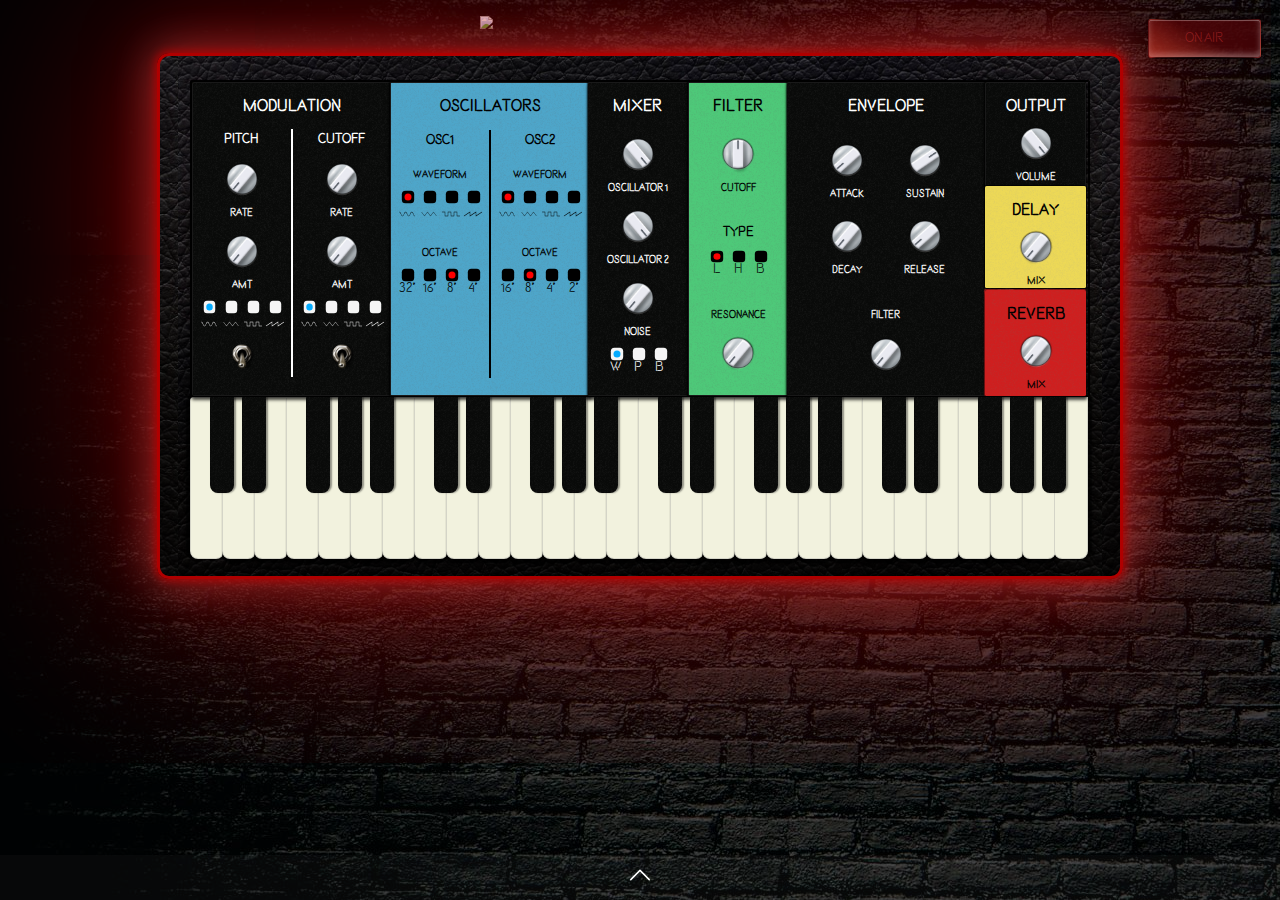
<file: index.html>
<!DOCTYPE html>
<html lang="en" dir="ltr">

<head>
  <meta charset="utf-8">
  <title>Spicer</title>
  <link rel="stylesheet" href="css/clearAll.css">
  <link rel="stylesheet" href="css/keyboard.css">
  <link rel="stylesheet" href="css/style.css">
  <link rel="stylesheet" href="css/synthStyle.css">
  <link rel="stylesheet" href="css/images.css">
  <link rel="stylesheet" href="css/spicerSection.css">

  <script src="js/Model/WalkingBass.js" defer></script>
  <script src="js/Model/BassSpicer.js" defer></script>
  <script src="js/Model/Key.js" defer></script>
  <script src="js/Model/ChordType.js" defer></script>
  <script src="js/Model/Note.js" defer></script>
  <script src="js/Model/RecTrack.js" defer></script>
  <script src="js/Model/ChordProgression.js" defer></script>
  <script src="js/Model/Recorder.js" defer></script>
  <script src="js/Model/PianoSpicer.js" defer></script>
  <script src="js/Model/Instruments.js" defer></script>
  <script src="js/Model/Metronome.js" defer></script>
  <script src="js/Model/Drums.js" defer></script>
  <script src="js/Model/Player.js" defer></script>
  <script src="js/Model/Spiciness.js" defer></script>
  <script src="js/Model/global.js" defer></script>
  <script src="js/Model/Chord.js" defer></script>
  <script src="js/Model/SynthComponents/Oscillator.js" defer></script>
  <script src="js/Model/SynthComponents/Mixer.js" defer></script>
  <script src="js/Model/Synth.js" defer></script>

  <script src="js/View/KnobStyle.js" defer></script>
  <script src="js/View/buildKeyboard.js" defer></script>
  <script src="js/View/spicerSection.js" defer></script>


  <script src="js/Controller/midiManagement.js" defer></script>
  <script src="js/Controller/keyboardManagement.js" defer></script>
  <script src="js/Controller/synthController.js" defer></script>
  <script src="js/Controller/globalController.js" defer></script>

  <script src="https://tonejs.github.io/build/Tone.js"></script>
  <script src='https://surikov.github.io/webaudiofont/npm/dist/WebAudioFontPlayer.js'></script>
  <script src='https://surikov.github.io/webaudiofontdata/sound/0000_JCLive_sf2_file.js'></script>

  <link href='https://fonts.googleapis.com/css?family=PT+Sans:400,700' rel='stylesheet' type='text/css'>
  <link href='https://fonts.googleapis.com/css?family=Lekton:400italic' rel='stylesheet' type='text/css'>
  <link href="https://fonts.googleapis.com/css?family=Titillium+Web:400,600,400italic,700" rel="stylesheet"
    type="text/css">
  <link href="https://fonts.googleapis.com/css?family=Amatic+SC&display=swap" rel="stylesheet">
  <link href="https://fonts.googleapis.com/css?family=Nothing+You+Could+Do&display=swap" rel="stylesheet">
  <link rel="icon" href="css/images/page_icon.ico">

  <style>
    .p1 circle {
      filter: url(#dropshadow);
    }

    .p3 path {
      filter: url(#inner-shadow)
    }

    .p6 text {
      font-size: 12px !important;
      fill: #57C7B6;
      font-weight: 300;
    }
  </style>

  </script>
</head>

<body>
  <div class="title">
    <img id="logo" alt="LOGO">
    <div class="onAirBtn glass2">ON AIR</div>
  </div>

  <div class="leather-box">
    <div class="synth-container">
      <div id="synth">
        <!--__________________________MODULATION____________________________________________-->
        <div class="main-container large black" id="modulation">
          <p class="section-name">MODULATION
          <p>

          <div class="double-section" id="pitch-mod">
            <p class="label">PITCH</p>

            <div class="singleKnob">
              <input type="range" class="input-knob lfoPitchParam" name="0" value="0.1" min="0.1" max="20" step="0.001"
                data-diameter="60" data-src="css/images/knob70.png" data-sprites="100" />
              <p class="knob-label">RATE</p>
            </div>

            <div class="singleKnob">
              <input type="range" class="input-knob lfoPitchParam" name="0" value="0" min="0" max="350" step="0.01"
                data-diameter="60" data-src="css/images/knob70.png" data-sprites="100" />
              <p class="knob-label">AMT</p>
            </div>

            <form class="radio-container">
              <div class="vertical-radio">
                <input type="radio" class="input-switch lfoWaveform" value="sine" name="0" data-diameter="17"
                  data-bgcolor="#f5f5f5" data-fgcolor="#03abff" checked />
                <img class="invert-color" src="css/images/sine.svg" alt="sine">
              </div>
              <div class="vertical-radio">
                <input type="radio" class="input-switch lfoWaveform" value="triangle" name="0" data-diameter="17"
                  data-bgcolor="#f5f5f5" data-fgcolor="#03abff" />
                <img class="invert-color" src="css/images/triangle.svg" alt="triangle">
              </div>
              <div class="vertical-radio">
                <input type="radio" class="input-switch lfoWaveform" value="square" name="0" data-diameter="17"
                  data-bgcolor="#f5f5f5" data-fgcolor="#03abff" />
                <img class="invert-color" src="css/images/square.svg" alt="square">
              </div>
              <div class="vertical-radio">
                <input type="radio" class="input-switch lfoWaveform" value="sawtooth" name="0" data-diameter="17"
                  data-bgcolor="#f5f5f5" data-fgcolor="#03abff" />
                <img class="invert-color" src="css/images/sawtooth.svg" alt="sawtooth">
              </div>
            </form>

            <input type="checkbox" class="input-switch toggle" name="0" data-src="css/images/switch_offon.png"
              data-diameter="50" />

          </div>

          <div class="separator" style="background-color: white;"></div>

          <div class="double-section">
            <p class="label">CUTOFF</p>


            <div class="singleKnob">
              <input type="range" class="input-knob lfoCutoffParam" name="1" value="0.1" min="0.1" max="25" step="0.001"
                data-diameter="60" data-src="css/images/knob70.png" data-sprites="100" />
              <p class="knob-label">RATE</p>
            </div>


            <div class="singleKnob">
              <input type="range" class="input-knob lfoCutoffParam" name="1" value="0" min="0" max="2500" step="0.01"
                data-diameter="60" data-src="css/images/knob70.png" data-sprites="100" />
              <p class="knob-label">AMT</p>
            </div>


            <form class="radio-container">
              <div class="vertical-radio">
                <input type="radio" class="input-switch lfoWaveform" value="sine" name="1" data-diameter="17"
                  data-bgcolor="#f5f5f5" data-fgcolor="#03abff" checked />
                <img class="invert-color" src="css/images/sine.svg" alt="sine">
              </div>
              <div class="vertical-radio">
                <input type="radio" class="input-switch lfoWaveform" value="triangle" name="1" data-diameter="17"
                  data-bgcolor="#f5f5f5" data-fgcolor="#03abff" />
                <img class="invert-color" src="css/images/triangle.svg" alt="triangle">
              </div>
              <div class="vertical-radio">
                <input type="radio" class="input-switch lfoWaveform" value="square" name="1" data-diameter="17"
                  data-bgcolor="#f5f5f5" data-fgcolor="#03abff" />
                <img class="invert-color" src="css/images/square.svg" alt="square">
              </div>
              <div class="vertical-radio">
                <input type="radio" class="input-switch lfoWaveform" value="sawtooth" name="1" data-diameter="17"
                  data-bgcolor="#f5f5f5" data-fgcolor="#03abff" />
                <img class="invert-color" src="css/images/sawtooth.svg" alt="sawtooth">
              </div>
            </form>

            <input type="checkbox" class="input-switch toggle" name="1" data-src="css/images/switch_offon.png"
              data-diameter="50" />

          </div>
        </div>

        <!--_________________________________________OSCILLATORS_______________________________________________-->
        <div class="main-container large lightblue" id="oscillators">
          <p class="section-name">OSCILLATORS</p>

          <div class="oscillators">

            <div class="double-section" id="osc1">
              <p class="label">OSC1</p>

              <form class="radio-container radioWaveOsc">
                <p class="knob-label">WAVEFORM</p>
                <div class="vertical-radio">
                  <input type="radio" class="input-switch oscWaveform" value="sine" name="0" data-diameter="17"
                    checked />
                  <img src="css/images/sine.svg" alt="sine">
                </div>
                <div class="vertical-radio">
                  <input type="radio" class="input-switch oscWaveform" value="triangle" name="0" data-diameter="17" />
                  <img src="css/images/triangle.svg" alt="triangle">
                </div>
                <div class="vertical-radio">
                  <input type="radio" class="input-switch oscWaveform" value="square" name="0" data-diameter="17" />
                  <img src="css/images/square.svg" alt="square">
                </div>
                <div class="vertical-radio">
                  <input type="radio" class="input-switch oscWaveform" value="sawtooth" name="0" data-diameter="17" />
                  <img src="css/images/sawtooth.svg" alt="sawtooth">
                </div>
              </form>

              <form class="radio-container radioOctOsc">
                <p class="knob-label">OCTAVE</p>
                <div class="vertical-radio">
                  <input type="radio" class="input-switch oscOctave" value="0.25" name="0" data-diameter="17" />
                  <br><label for="1/3">32'</label>
                </div>
                <div class="vertical-radio">
                  <input type="radio" class="input-switch oscOctave" value="0.5" name="0" data-diameter="17" />
                  <br><label for="1/2">16'</label>
                </div>
                <div class="vertical-radio">
                  <input type="radio" class="input-switch oscOctave" value="1" name="0" data-diameter="17" checked />
                  <br><label for="1">8'</label>
                </div>
                <div class="vertical-radio">
                  <input type="radio" class="input-switch oscOctave" value="2" name="0" data-diameter="17" />
                  <br><label for="2">4'</label>
                </div>
              </form>

            </div>

            <div class="separator"></div>

            <div class="double-section" id="osc2">
              <p class="label">OSC2</p>

              <form class="radio-container radioWaveOsc">
                <p class="knob-label">WAVEFORM</p>
                <div class="vertical-radio">
                  <input type="radio" class="input-switch oscWaveform" value="sine" name="1" data-diameter="17"
                    checked />
                  <img src="css/images/sine.svg" alt="sine">
                </div>
                <div class="vertical-radio">
                  <input type="radio" class="input-switch oscWaveform" value="triangle" name="1" data-diameter="17" />
                  <img src="css/images/triangle.svg" alt="triangle">
                </div>
                <div class="vertical-radio">
                  <input type="radio" class="input-switch oscWaveform" value="square" name="1" data-diameter="17" />
                  <img src="css/images/square.svg" alt="square">
                </div>
                <div class="vertical-radio">
                  <input type="radio" class="input-switch oscWaveform" value="sawtooth" name="1" data-diameter="17" />
                  <img src="css/images/sawtooth.svg" alt="sawtooth">
                </div>
              </form>


              <form class="radio-container radioOctOsc">
                <p class="knob-label">OCTAVE</p>
                <div class="vertical-radio">
                  <input type="radio" class="input-switch oscOctave" value="0.5" name="1" data-diameter="17" />
                  <br><label for="1/2">16'</label>
                </div>
                <div class="vertical-radio">
                  <input type="radio" class="input-switch oscOctave" value="1" name="1" data-diameter="17" checked />
                  <br><label for="1">8'</label>
                </div>
                <div class="vertical-radio">
                  <input type="radio" class="input-switch oscOctave" value="2" name="1" data-diameter="17" />
                  <br><label for="2">4'</label>
                </div>
                <div class="vertical-radio">
                  <input type="radio" class="input-switch oscOctave" value="4" name="1" data-diameter="17" />
                  <br><label for="3">2'</label>
                </div>
              </form>

            </div>
          </div>
        </div>

        <!--_________________________________________MIXER_______________________________________________-->
        <div class="main-container medium black" id="mixer">

          <p class="section-name">MIXER</p>

          <div class="singleKnob">
            <input type="range" class="input-knob volumes" id="osc1volume" name="volume" value="1" min="0" max="1"
              step="0.01" data-diameter="60" data-src="css/images/knob70.png" data-sprites="100" />
            <p class="knob-label">OSCILLATOR 1</p>
          </div>

          <div class="singleKnob">
            <input type="range" class="input-knob volumes" id="osc2volume" name="volume" value="1" min="0" max="1"
              step="0.01" data-diameter="60" data-src="css/images/knob70.png" data-sprites="100" />
            <p class="knob-label">OSCILLATOR 2</p>
          </div>

          <div class="singleKnob">
            <input type="range" class="input-knob volumes" id="noiseVolume" name="volume" value="0" min="0" max="1"
              step="0.01" data-diameter="60" data-src="css/images/knob70.png" data-sprites="100" />
            <p class="knob-label">NOISE</p>
          </div>




          <form class="radio-container" id="noise-type">
            <div class="vertical-radio">
              <input type="radio" class="input-switch" value="white" name="noiseType" data-diameter="17"
                data-bgcolor="#f5f5f5" data-fgcolor="#03abff" checked />
              <br><label for="white">W</label>
            </div>
            <div class="vertical-radio">
              <input type="radio" class="input-switch" value="pink" name="noiseType" data-diameter="17"
                data-bgcolor="#f5f5f5" data-fgcolor="#03abff" />
              <br><label for="pink">P</label>
            </div>
            <div class="vertical-radio">
              <input type="radio" class="input-switch" value="brown" name="noiseType" data-diameter="17"
                data-bgcolor="#f5f5f5" data-fgcolor="#03abff" />
              <br><label for="brown">B</label>
            </div>
          </form>
        </div>

        <!--_________________________________________FILTER_______________________________________________-->
        <div class="main-container medium green" id="filter">
          <p class="section-name">FILTER</p>


          <div class="singleKnob">
            <input type="range" class="input-knob" id="cutoff" name="cutoff" value="10010" min="20" max="20000"
              step="0.001" data-diameter="60" data-src="css/images/knob70.png" data-sprites="100" />
            <p class="knob-label">CUTOFF</p>
          </div>


          <p class="label typelbl">TYPE</p>

          <form class="radio-container filterradio" id="filter-type">
            <div class="vertical-radio">
              <input type="radio" class="input-switch" value="lowpass" name="filterType" data-diameter="17" checked />
              <br><label for="lowpass">L</label>
            </div>
            <div class="vertical-radio">
              <input type="radio" class="input-switch" value="highpass" name="filterType" data-diameter="17" />
              <br><label for="highpass">H</label>
            </div>
            <div class="vertical-radio">
              <input type="radio" class="input-switch" value="bandpass" name="filterType" data-diameter="17" />
              <br><label for="bandpass">B</label>
            </div>
          </form>


          <div class="singleKnob resonance">
            <p class="knob-label">RESONANCE</p>
            <input type="range" class="input-knob" id="resonance" name="resonance" value="1" min="1" max="13"
              step="0.001" data-diameter="60" data-src="css/images/knob70.png" data-sprites="100" />
          </div>
        </div>

        <!--_________________________________________ENVELOPE_______________________________________________-->
        <div class="main-container large black" id="envelope">
          <p class="section-name">ENVELOPE</p>
          <div class="envelopeKnob-container">
            <div class="singleKnob">
              <input type="range" class="input-knob envelope" id="attack" name="attack" value="0.2" min="0.01" max="5"
                step="0.01" data-diameter="60" data-src="css/images/knob70.png" data-sprites="100" />
              <p class="knob-label">ATTACK</p>
            </div>
            <div class="singleKnob">
              <input type="range" class="input-knob envelope" id="decay" name="decay" value="0" min="0.01" max="5"
                step="0.01" data-diameter="60" data-src="css/images/knob70.png" data-sprites="100" />
              <p class="knob-label">DECAY</p>
            </div>
          </div>

          <div class="envelopeKnob-container">
            <div class="singleKnob">
              <input type="range" class="input-knob envelope" id="sustain" name="sustain" value="0.7" min="0" max="1"
                step="0.01" data-diameter="60" data-src="css/images/knob70.png" data-sprites="100" />
              <p class="knob-label">SUSTAIN</p>
            </div>

            <div class="singleKnob">
              <input type="range" class="input-knob envelope" id="release" name="release" value="0.2" min="0.01" max="5"
                step="0.01" data-diameter="60" data-src="css/images/knob70.png" data-sprites="100" />
              <p class="knob-label">RELEASE</p>
            </div>
          </div>




          <div class="singleKnob">
            <p class="knob-label filterlbl">FILTER</p>
            <input type="range" class="input-knob" id="filterAMT" name="filterAMT" value="0" min="0" max="5" step="0.01"
              data-diameter="60" data-src="css/images/knob70.png" data-sprites="100" />
          </div>
        </div>

        <!--_________________________________________OUTPUT_______________________________________________-->
        <div class="main-container small black" id="output">

          <p class="section-name fxlbl">OUTPUT</p>
          <input type="range" class="input-knob" id="outputGain" name="output" value="1" min="0" max="1" step="0.01"
            data-diameter="60" data-src="css/images/knob70.png" data-sprites="100" />
          <p class="knob-label">VOLUME</p>

        </div>

        <!--_________________________________________REVERB_______________________________________________-->
        <div class="main-container small red" id="reverb">
          <p class="section-name fxlbl">REVERB</p>
          <input type="range" class="input-knob" id="reverbMix" name="reverbMix" value="0" min="0" max="1" step="0.01"
            data-diameter="60" data-src="css/images/knob70.png" data-sprites="100" />

          <p class="knob-label">MIX</p>

        </div>

        <!--_________________________________________DELAY_______________________________________________-->
        <div class="main-container small yellow" id="delay">
          <p class="section-name fxlbl">DELAY</p>
          <input type="range" class="input-knob" id="delayMix" name="delayMix" value="0" min="0" max="1" step="0.01"
            data-diameter="60" data-src="css/images/knob70.png" data-sprites="100" />
          <p class="knob-label">MIX</p>

        </div>
      </div>
      <div id='keyboard'>
        <!--will automatically be populated with keys-->
      </div>
    </div>

  </div>

  <div id="spicerSection">
    <img src="css/images/arrow.svg" class="arrow" id="bringUp">

    <div id="spicerContent-large">
      <div id="lc_wrapper">

        <div class="levelContainer" id="bpmChange">
          <h2 class="levelTitle">BPM</h2>
          <button class="tempoBtn" name="bpm" value=1>+</button>
          <span id="showTempo">120</span>
          <button class="tempoBtn" name="bpm" value=0>-</button>
        </div>

        <div class="levels_container">
          <div class="levelContainer" id="pianoLevelContainer">
            <h2 class="levelTitle">KEYS</h2>
            <button class="spicerBtn" name="piano" value=1>+</button>
            <div class="meter" id="pianoMeter">
              <div class="meterLevel level_2"></div>
              <div class="meterLevel level_1"></div>
              <div class="meterLevel level_0"></div>
            </div>
            <button class="spicerBtn" name="piano" value=0>-</button>
          </div>
          <div class="levelContainer" id="bassLevelContainer">
            <h2 class="levelTitle">BASS</h2>
            <button class="spicerBtn" name="bass" value=1>+</button>
            <div class="meter" id="bassMeter">
              <div class="meterLevel level_2"></div>
              <div class="meterLevel level_1"></div>
              <div class="meterLevel level_0"></div>
            </div>
            <button class="spicerBtn" name="bass" value=0>-</button>
          </div>
          <div class="levelContainer" id="bassLevelContainer">
            <h2 class="levelTitle">DRUMS</h2>
            <button class="spicerBtn" name="drums" value=1>+</button>
            <div class="meter" id="drumsMeter">
              <div class="meterLevel level_2"></div>
              <div class="meterLevel level_1"></div>
              <div class="meterLevel level_0"></div>
            </div>
            <button class="spicerBtn" name="drums" value=0>-</button>
          </div>
        </div>
        <div class="play-keys-btns">
          <div class="loopInfoContainer">
            <div>
              <div class="custom-select tonalitySelection" id="selectKey">
                <select id="keyRoot"></select>
              </div>

              <div class="custom-select tonalitySelection" id="selectScale">
                <select id='typeOfScale'"></select>
              </div>
            </div>
            <div class="custom-select" id="instrumentSelection">
              <select id='ins' onchange="selectIns(this)"></select>
            </div>
          </div>
          <div id="instrumentToggle" class="neon-button">
            KEYS
          </div>
          <div>
            <div class="neon-button loop-buttons" id="recordBtn">
              REC
            </div>

            <div class="neon-button loop-buttons" id="playLoop">
              PLAY
            </div>
          </div>

        </div>
      </div>
    </div>

    <div id="spicerContent-small"></div>

  </div>


</body>

</html>
</file>
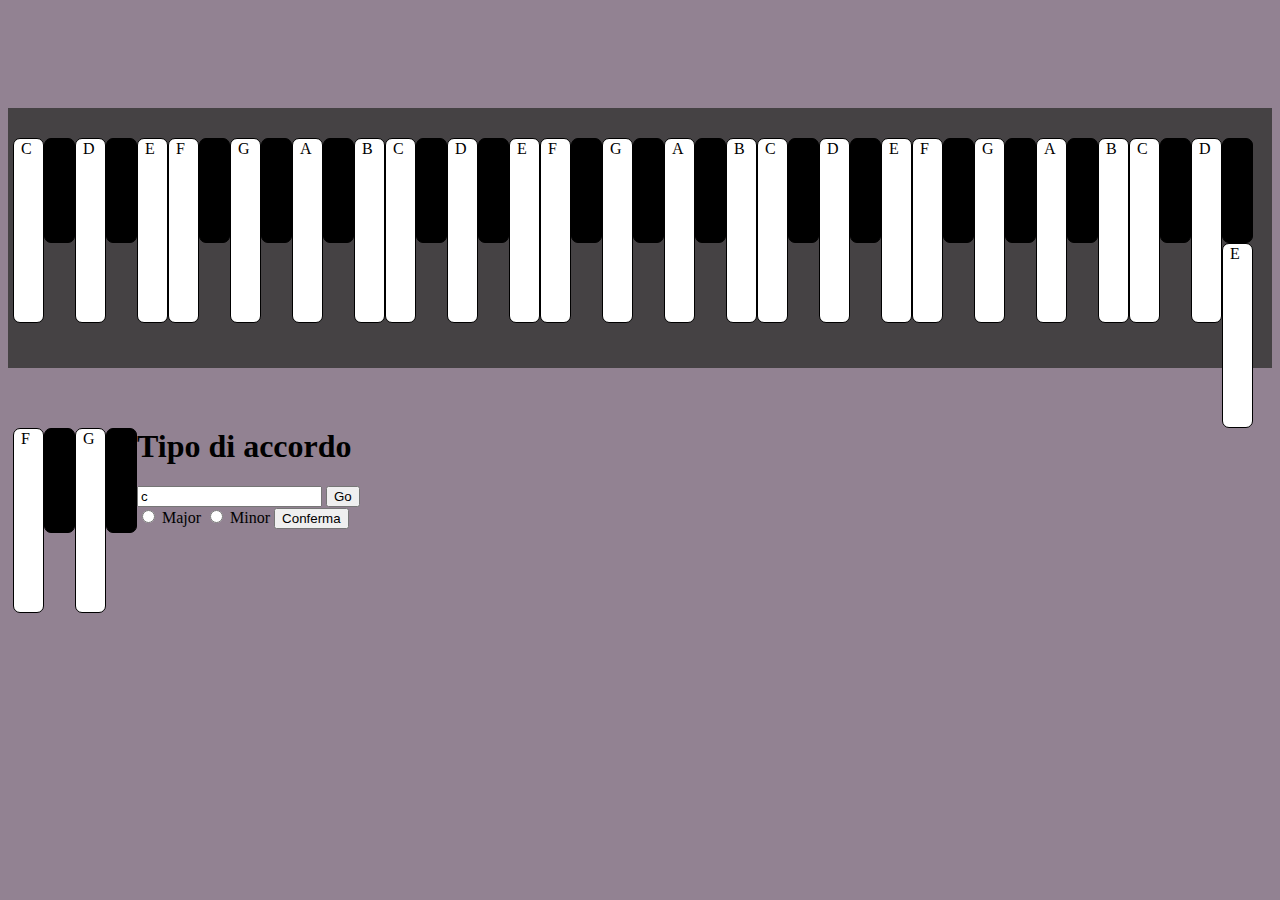
<file: Chord recognition new/index.html>
<!DOCTYPE html>
<html lang="en" dir="ltr">
  <head>
    <meta charset="utf-8">
    <title>Chords Recognition</title>
    <link rel="stylesheet" href="style.css">
    <script src='https://surikov.github.io/webaudiofont/npm/dist/WebAudioFontPlayer.js'></script>
		<script src='https://surikov.github.io/webaudiofontdata/sound/0250_SoundBlasterOld_sf2.js'></script>
  </head>
  <body>
    <div class="container">
      <div class="button" id="C">C</div>
      <div class="button sharp" id="C#">C#</div>
      <div class="button" id="D">D</div>
      <div class="button sharp" id="D#">D#</div>
      <div class="button" id="E">E</div>
      <div class="button" id="F">F</div>
      <div class="button sharp" id="F#">F#</div>
      <div class="button" id="G">G</div>
      <div class="button sharp" id="G#">G#</div>
      <div class="button" id="A">A</div>
      <div class="button sharp" id="A#">A#</div>
      <div class="button" id="B">B</div>
      <div class="button" id="C">C</div>
      <div class="button sharp" id="C#">C#</div>
      <div class="button" id="D">D</div>
      <div class="button sharp" id="D#">D#</div>
      <div class="button" id="E">E</div>
      <div class="button" id="F">F</div>
      <div class="button sharp" id="F#">F#</div>
      <div class="button" id="G">G</div>
      <div class="button sharp" id="G#">G#</div>
      <div class="button" id="A">A</div>
      <div class="button sharp" id="A#">A#</div>
      <div class="button" id="B">B</div>
      <div class="button" id="C">C</div>
      <div class="button sharp" id="C#">C#</div>
      <div class="button" id="D">D</div>
      <div class="button sharp" id="D#">D#</div>
      <div class="button" id="E">E</div>
      <div class="button" id="F">F</div>
      <div class="button sharp" id="F#">F#</div>
      <div class="button" id="G">G</div>
      <div class="button sharp" id="G#">G#</div>
      <div class="button" id="A">A</div>
      <div class="button sharp" id="A#">A#</div>
      <div class="button" id="B">B</div>
      <div class="button" id="C">C</div>
      <div class="button sharp" id="C#">C#</div>
      <div class="button" id="D">D</div>
      <div class="button sharp" id="D#">D#</div>
      <div class="button" id="E">E</div>
      <div class="button" id="F">F</div>
      <div class="button sharp" id="F#">F#</div>
      <div class="button" id="G">G</div>
      <div class="button sharp" id="G#">G#</div>
    </div>
    <h1 id="result">Tipo di accordo</h1>
    <input type="text" id="tonality" value="c">
    <button type="button" onclick="clicked()">Go</button>
    <form action="pagin.php" method="GET" name="form">
      <input type="radio" name="scale" id="major" /> Major
      <input type="radio" name="scale" id="minor" /> Minor
      <input type="submit" value="Conferma" onclick="clicked()"/>
    </form>

  </body>
  <script src="script.js" charset="utf-8"></script>
</html>
</file>
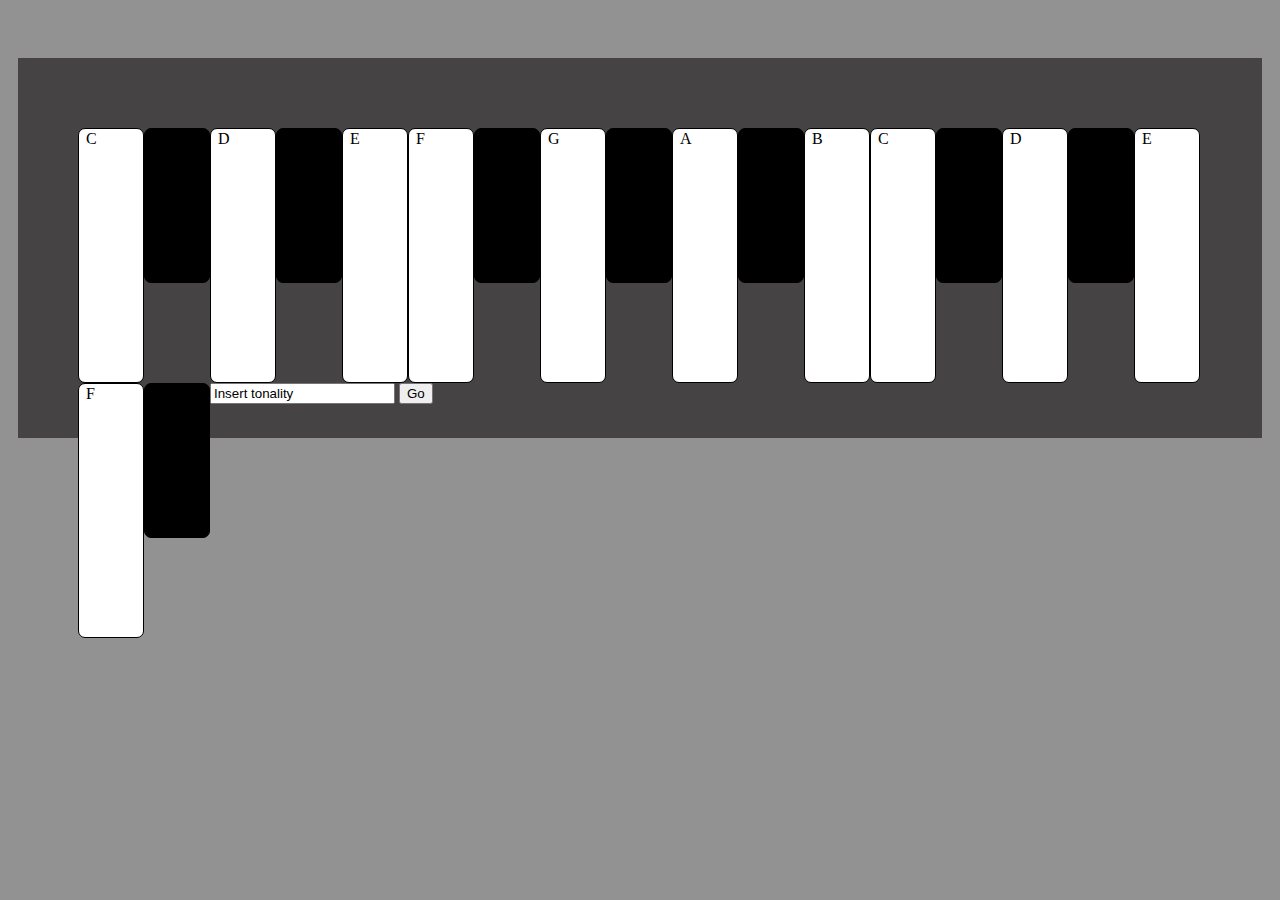
<file: Chord recognition/index.html>
<!DOCTYPE html>
<html lang="en" dir="ltr">
  <head>
    <meta charset="utf-8">
    <title>Chords Recognition</title>
    <link rel="stylesheet" href="style.css">
  </head>
  <body>
    <div class="container">
      <div class="button" id="C">C</div>
      <div class="button sharp" id="C#">C#</div>
      <div class="button" id="D">D</div>
      <div class="button sharp" id="D#">D#</div>
      <div class="button" id="E">E</div>
      <div class="button" id="F">F</div>
      <div class="button sharp" id="F#">F#</div>
      <div class="button" id="G">G</div>
      <div class="button sharp" id="G#">G#</div>
      <div class="button" id="A">A</div>
      <div class="button sharp" id="A#">A#</div>
      <div class="button" id="B">B</div>
      <div class="button" id="C">C</div>
      <div class="button sharp" id="C#">C#</div>
      <div class="button" id="D">D</div>
      <div class="button sharp" id="D#">D#</div>
      <div class="button" id="E">E</div>
      <div class="button" id="F">F</div>
      <div class="button sharp" id="F#">F#</div>
      <input type="text" id="tonality" value="Insert tonality">
      <button type="button" onclick="clicked()">Go</button>

    </div>
  </body>
  <script src="script.js" charset="utf-8"></script>
</html>
</file>
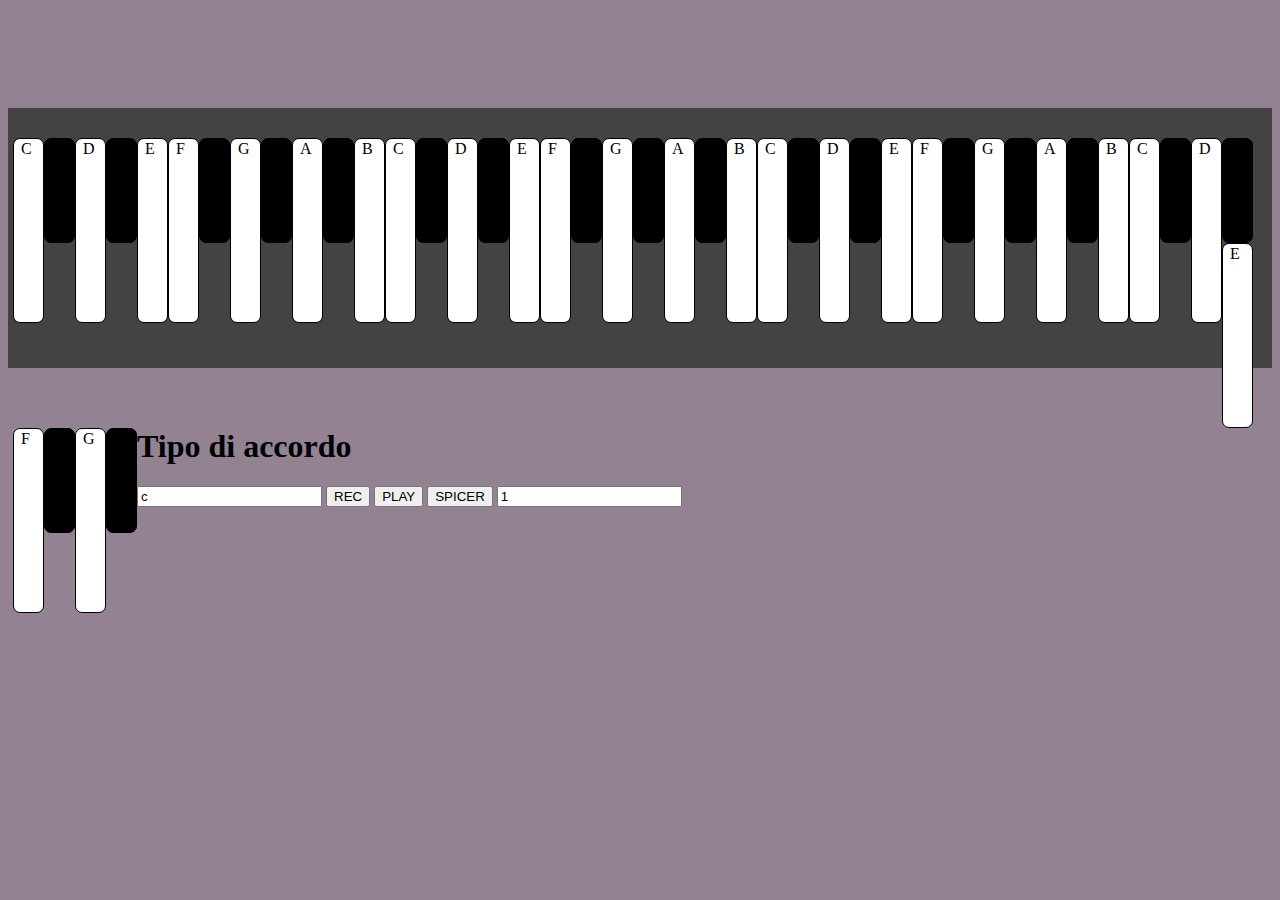
<file: Luigi/index.html>
<!DOCTYPE html>
<html lang="en" dir="ltr">
  <head>
    <meta charset="utf-8">
    <title>Chords Recognition</title>
    <link rel="stylesheet" href="style.css">
    <script src='https://surikov.github.io/webaudiofont/npm/dist/WebAudioFontPlayer.js'></script>
		<script src='https://surikov.github.io/webaudiofontdata/sound/0250_SoundBlasterOld_sf2.js'></script>
  </head>
  <body>
    <div class="container">
      <div class="button" id="C">C</div>
      <div class="button sharp" id="C#">C#</div>
      <div class="button" id="D">D</div>
      <div class="button sharp" id="D#">D#</div>
      <div class="button" id="E">E</div>
      <div class="button" id="F">F</div>
      <div class="button sharp" id="F#">F#</div>
      <div class="button" id="G">G</div>
      <div class="button sharp" id="G#">G#</div>
      <div class="button" id="A">A</div>
      <div class="button sharp" id="A#">A#</div>
      <div class="button" id="B">B</div>
      <div class="button" id="C">C</div>
      <div class="button sharp" id="C#">C#</div>
      <div class="button" id="D">D</div>
      <div class="button sharp" id="D#">D#</div>
      <div class="button" id="E">E</div>
      <div class="button" id="F">F</div>
      <div class="button sharp" id="F#">F#</div>
      <div class="button" id="G">G</div>
      <div class="button sharp" id="G#">G#</div>
      <div class="button" id="A">A</div>
      <div class="button sharp" id="A#">A#</div>
      <div class="button" id="B">B</div>
      <div class="button" id="C">C</div>
      <div class="button sharp" id="C#">C#</div>
      <div class="button" id="D">D</div>
      <div class="button sharp" id="D#">D#</div>
      <div class="button" id="E">E</div>
      <div class="button" id="F">F</div>
      <div class="button sharp" id="F#">F#</div>
      <div class="button" id="G">G</div>
      <div class="button sharp" id="G#">G#</div>
      <div class="button" id="A">A</div>
      <div class="button sharp" id="A#">A#</div>
      <div class="button" id="B">B</div>
      <div class="button" id="C">C</div>
      <div class="button sharp" id="C#">C#</div>
      <div class="button" id="D">D</div>
      <div class="button sharp" id="D#">D#</div>
      <div class="button" id="E">E</div>
      <div class="button" id="F">F</div>
      <div class="button sharp" id="F#">F#</div>
      <div class="button" id="G">G</div>
      <div class="button sharp" id="G#">G#</div>
    </div>
    <h1 id="result">Tipo di accordo</h1>
    <input type="text" id="tonality" value="c">
    <button type="button" id="rec">REC</button>
    <button type="button" id="play">PLAY</button>
    <button type="button" id="spicer">SPICER</button>
    <input type="text" id="level" value="1">


  </body>
  <script src="chordRecognition.js" charset="utf-8"></script>
  <script src="voicing.js" charset="utf-8"></script>
  <script src="main.js" charset="utf-8"></script>
  <script src="render_and_sound.js" charset="utf-8"></script>
  <script src="rec_play.js" charset="utf-8"></script>
  <script src="spicer.js" charset="utf-8"></script>
</html>
</file>
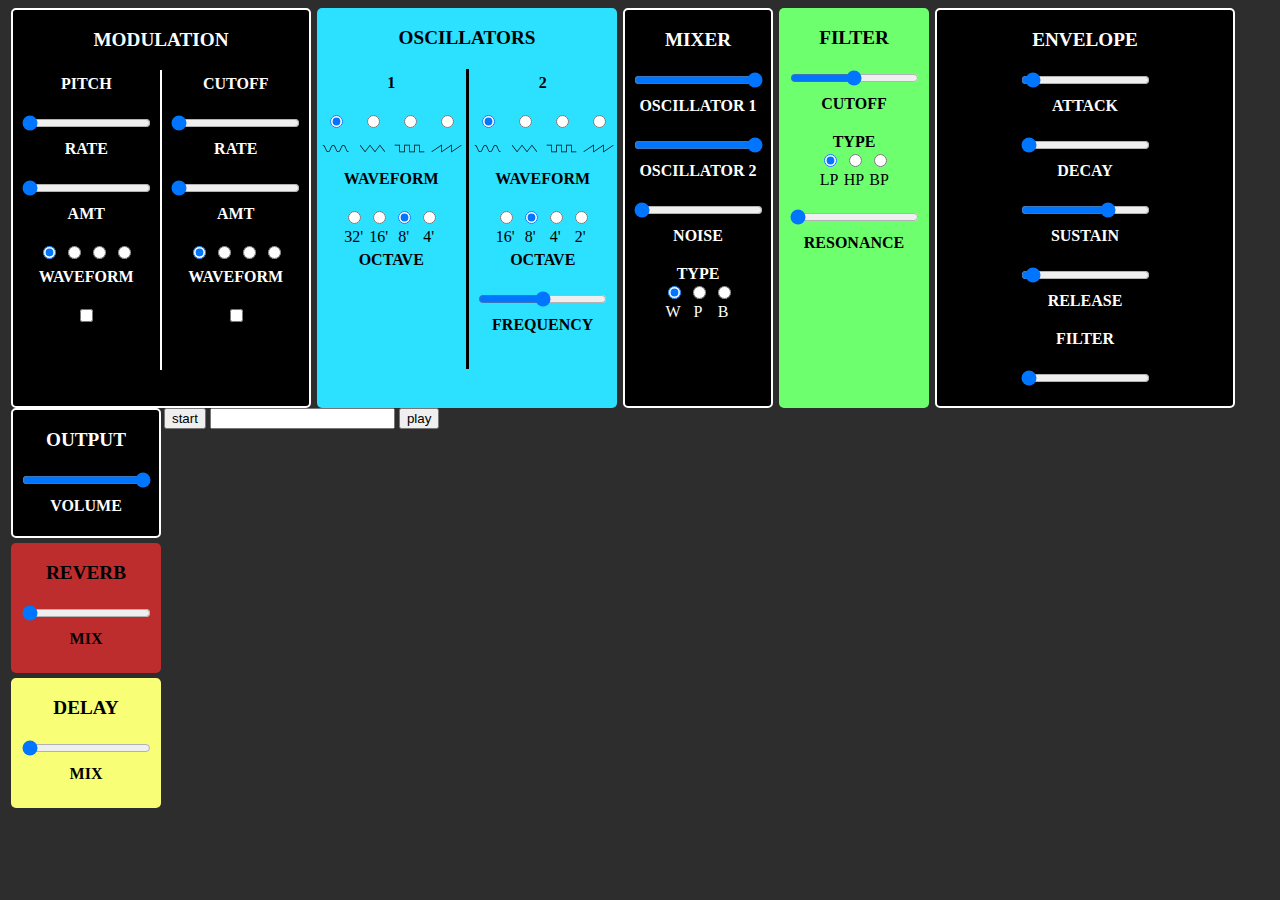
<file: Synth/index.html>
<!DOCTYPE html>
<html lang="en" dir="ltr">
    <head>
        <meta charset="utf-8">
        <title>SYNTH</title>
        <link rel="stylesheet" href="css/style.css">
        <script src="https://tonejs.github.io/build/Tone.js"></script>
    </head>
    <body>

<!--__________________________MODULATION____________________________________________-->
        <div class="main-container large black">
            <p class="section-name">MODULATION<p>

            <div class="double-section" id="pitch-mod">
                <p class="label">PITCH</p>

                <input type="range" class="lfoPitchParam" name="rate" value="0.1" min="0.1" max="20" step="0.001">
                <p class="label">RATE</p>

                <input type="range" class="lfoPitchParam" name="amount" value="0" min="0" max="1" step="0.001">
                <p class="label">AMT</p>

                <form class="radio-container" id="lfo-waveform">
                    <input type="radio" value="sine" name="waveform" onclick="changeLfoWaveform(0, value)" checked>
                    <input type="radio" value="triangle" name="waveform" onclick="changeLfoWaveform(0, value)">
                    <input type="radio" value="square" name="waveform" onclick="changeLfoWaveform(0, value)">
                    <input type="radio" value="sawtooth" name="waveform" onclick="changeLfoWaveform(0, value)">
                </form>
                <p class="label">WAVEFORM</p>

                <input type="checkbox" name="activation" value="0" onclick="toggleLfo(value)">

            </div>

            <div class="separator" style="background-color: white;"></div>

            <div class="double-section">
                <p class="label">CUTOFF</p>

                <input type="range" class="lfoCutoffParam" name="rate" value="0.1" min="0.1" max="25" step="0.001">
                <p class="label">RATE</p>

                <input type="range" class="lfoCutoffParam" name="amount" value="0" min="0" max="1" step="0.001">
                <p class="label">AMT</p>

                <form class="radio-container">
                    <input type="radio" value="sine" name="waveform" onclick="changeLfoWaveform(1, value)" checked>
                    <input type="radio" value="triangle" name="waveform" onclick="changeLfoWaveform(1, value)">
                    <input type="radio" value="square" name="waveform" onclick="changeLfoWaveform(1, value)">
                    <input type="radio" value="sawtooth" name="waveform" onclick="changeLfoWaveform(1, value)">
                </form>
                <p class="label">WAVEFORM</p>

                <input type="checkbox" name="activation" value="1" onclick="toggleLfo(value)">

            </div>
        </div>

<!--_________________________________________OSCILLATORS_______________________________________________-->
        <div class="main-container large lightblue">
            <p class="section-name">OSCILLATORS</p>

            <div class="oscillators">

                <div class="double-section" id="osc1">
                    <p class="label">1</p>

                    <form class="radio-container">
                        <div class="vertical-radio">
                            <input type="radio" value="sine" name="waveform" onclick="changeWaveform(0, value)" checked>
                            <img src="images/sine.svg" alt="sine">
                        </div>
                        <div class="vertical-radio">
                            <input type="radio" value="triangle" name="waveform" onclick="changeWaveform(0, value)">
                            <img src="images/triangle.svg" alt="triangle">
                        </div>
                        <div class="vertical-radio">
                            <input type="radio" value="square" name="waveform" onclick="changeWaveform(0, value)">
                            <img src="images/square.svg" alt="square">
                        </div>
                        <div class="vertical-radio">
                            <input type="radio" value="sawtooth" name="waveform" onclick="changeWaveform(0, value)">
                            <img src="images/sawtooth.svg" alt="sawtooth">
                        </div>
                        <p class="label">WAVEFORM</p>
                    </form>

                    <form class="radio-container">
                        <div class="vertical-radio">
                            <input type="radio" name="octave" value="0.25" onclick="changeOctave(0, value)">
                            <br><label for="1/3">32'</label>
                        </div>
                        <div class="vertical-radio">
                            <input type="radio" name="octave" value="0.5" onclick="changeOctave(0, value)">
                            <br><label for="1/2">16'</label>
                        </div>
                        <div class="vertical-radio">
                            <input type="radio" name="octave" value="1" onclick="changeOctave(0, value)" checked>
                            <br><label for="1">8'</label>
                        </div>
                        <div class="vertical-radio">
                            <input type="radio" name="octave" value="2" onclick="changeOctave(0, value)">
                            <br><label for="2">4'</label>
                        </div>
                        <p class="label">OCTAVE</p>
                    </form>
                </div>

                <div class="separator"></div>

                <div class="double-section" id="osc2">
                    <p class="label">2</p>

                    <form class="radio-container">
                        <div class="vertical-radio">
                            <input type="radio" value="sine" name="waveform" onclick="changeWaveform(1, value)" checked>
                            <img src="images/sine.svg" alt="sine">
                        </div>
                        <div class="vertical-radio">
                            <input type="radio" value="triangle" name="waveform" onclick="changeWaveform(1, value)">
                            <img src="images/triangle.svg" alt="triangle">
                        </div>
                        <div class="vertical-radio">
                            <input type="radio" value="square" name="waveform" onclick="changeWaveform(1, value)">
                            <img src="images/square.svg" alt="square">
                        </div>
                        <div class="vertical-radio">
                            <input type="radio" value="sawtooth" name="waveform" onclick="changeWaveform(1, value)">
                            <img src="images/sawtooth.svg" alt="sawtooth">
                        </div>
                        <p class="label">WAVEFORM</p>
                    </form>


                    <form class="radio-container">
                        <div class="vertical-radio">
                            <input type="radio" name="octave" value="0.5" onclick="changeOctave(1, value)">
                            <br><label for="1/2">16'</label>
                        </div>
                        <div class="vertical-radio">
                            <input type="radio" name="octave" value="1" onclick="changeOctave(1, value)" checked>
                            <br><label for="1">8'</label>
                        </div>
                        <div class="vertical-radio">
                            <input type="radio" name="octave" value="2" onclick="changeOctave(1, value)">
                            <br><label for="2">4'</label>
                        </div>
                        <div class="vertical-radio">
                            <input type="radio" name="octave" value="4" onclick="changeOctave(1, value)">
                            <br><label for="3">2'</label>
                        </div>
                        <p class="label">OCTAVE</p>
                    </form>

                    <input type="range" id="osc2detune" name="osc2freq" step="0.01" value="0" min="-700" max="700">
                    <p class="label">FREQUENCY</p>
                </div>
            </div>
        </div>

<!--_________________________________________MIXER_______________________________________________-->
        <div class="main-container medium black">
            <p class="section-name">MIXER</p>

            <input type="range" class="volumes" id="osc1volume" name="volume" value="1" min="0" max="1" step="0.01">
            <p class="label">OSCILLATOR 1</p>

            <input type="range" class="volumes" id="osc2volume" name="volume" value="1" min="0" max="1" step="0.01">
            <p class="label">OSCILLATOR 2</p>

            <input type="range" class="volumes" id="noiseVolume" name="volume" value="0" min="0" max="1" step="0.01">
            <p class="label">NOISE</p>

            <p class="label" style="margin: 20px auto 0;">TYPE</p>
            <form class="radio-container" id="noise-type">
                <div class="vertical-radio">
                    <input type="radio" name="noisetype" value="white" onclick="changeNoise(value)" checked>
                    <br><label for="white">W</label>
                </div>
                <div class="vertical-radio">
                    <input type="radio" name="noisetype" value="pink" onclick="changeNoise(value)">
                    <br><label for="pink">P</label>
                </div>
                <div class="vertical-radio">
                    <input type="radio" name="noisetype" value="brown" onclick="changeNoise(value)">
                    <br><label for="brown">B</label>
                </div>
            </form>
        </div>

<!--_________________________________________FILTER_______________________________________________-->
        <div class="main-container medium green">
            <p class="section-name">FILTER</p>

            <input type="range" id="cutoff" name="cutoff" value="10010" min="20" max="20000" step="0.001">
            <p class="label">CUTOFF</p>

            <p class="label" style="margin: 20px auto 0;">TYPE</p>
            <form class="radio-container" id="filter-type">
                <div class="vertical-radio">
                    <input type="radio" name="filtertype" value="lowpass" onclick="changeFilter(value)" checked>
                    <br><label for="white">LP</label>
                </div>
                <div class="vertical-radio">
                    <input type="radio" name="filtertype" value="highpass" onclick="changeFilter(value)">
                    <br><label for="pink">HP</label>
                </div>
                <div class="vertical-radio">
                    <input type="radio" name="filtertype" value="bandpass" onclick="changeFilter(value)">
                    <br><label for="brown">BP</label>
                </div>
            </form>

            <input type="range" id="resonance" name="resonance" value="1" min="1" max="13" step="0.001" style="margin:20px auto 0;">
            <p class="label">RESONANCE</p>

        </div>

<!--_________________________________________ENVELOPE_______________________________________________-->
        <div class="main-container large black">
            <p class="section-name">ENVELOPE</p>

            <input type="range" class="envelope" id="attack" name="attack" value="0.2" min="0.01" max="5" step="0.01">
            <p class="label">ATTACK</p>

            <input type="range" class="envelope" id="decay" name="decay" value="0" min="0.01" max="5" step="0.01">
            <p class="label">DECAY</p>

            <input type="range" class="envelope" id="sustain" name="sustain" value="0.7" min="0" max="1" step="0.01">
            <p class="label">SUSTAIN</p>

            <input type="range" class="envelope" id="release" name="release" value="0.2" min="0.01" max="5" step="0.01">
            <p class="label">RELEASE</p>

            <p class="label">FILTER</p>
            <input type="range" id="filterAMT" name="filterAMT" value="0" min="0" max="5" step="0.01">

        </div>

<!--_________________________________________OUTPUT_______________________________________________-->
        <div class="main-container medium">
            <div class="small black">

                <p class="section-name">OUTPUT</p>

                <input type="range" id="output" name="output" value="1" min="0" max="1" step="0.01">
                <p class="label">VOLUME</p>

            </div>

<!--_________________________________________REVERB_______________________________________________-->
            <div class="small red">
                <p class="section-name">REVERB</p>

                <input type="range" id="reverbMix" name="reverbMix" value="0" min="0" max="1" step="0.01">
                <p class="label">MIX</p>

            </div>

<!--_________________________________________DELAY_______________________________________________-->
            <div class="small yellow">
                <p class="section-name">DELAY</p>

                <input type="range" id="delayMix" name="delayMix" value="0" min="0" max="1" step="0.01">
                <p class="label">MIX</p>

            </div>

        </div>

        <button type="button" name="button" onclick="resume()">start</button>
        <input type="text" id="duration" name="duration">
        <button type="button" name="button" onclick="play()">play</button>


    </body>

     <script src="js/Oscillator.js"></script>
     <script src="js/Mixer.js"></script>
     <script src="js/Filter.js"></script>
     <script src="js/Lfo.js"></script>
     <script src="js/Envelope.js"></script>
     <script src="js/FilterEnvelope.js"></script>
     <script src="js/synth.js"></script>

     </script>
</html>
</file>
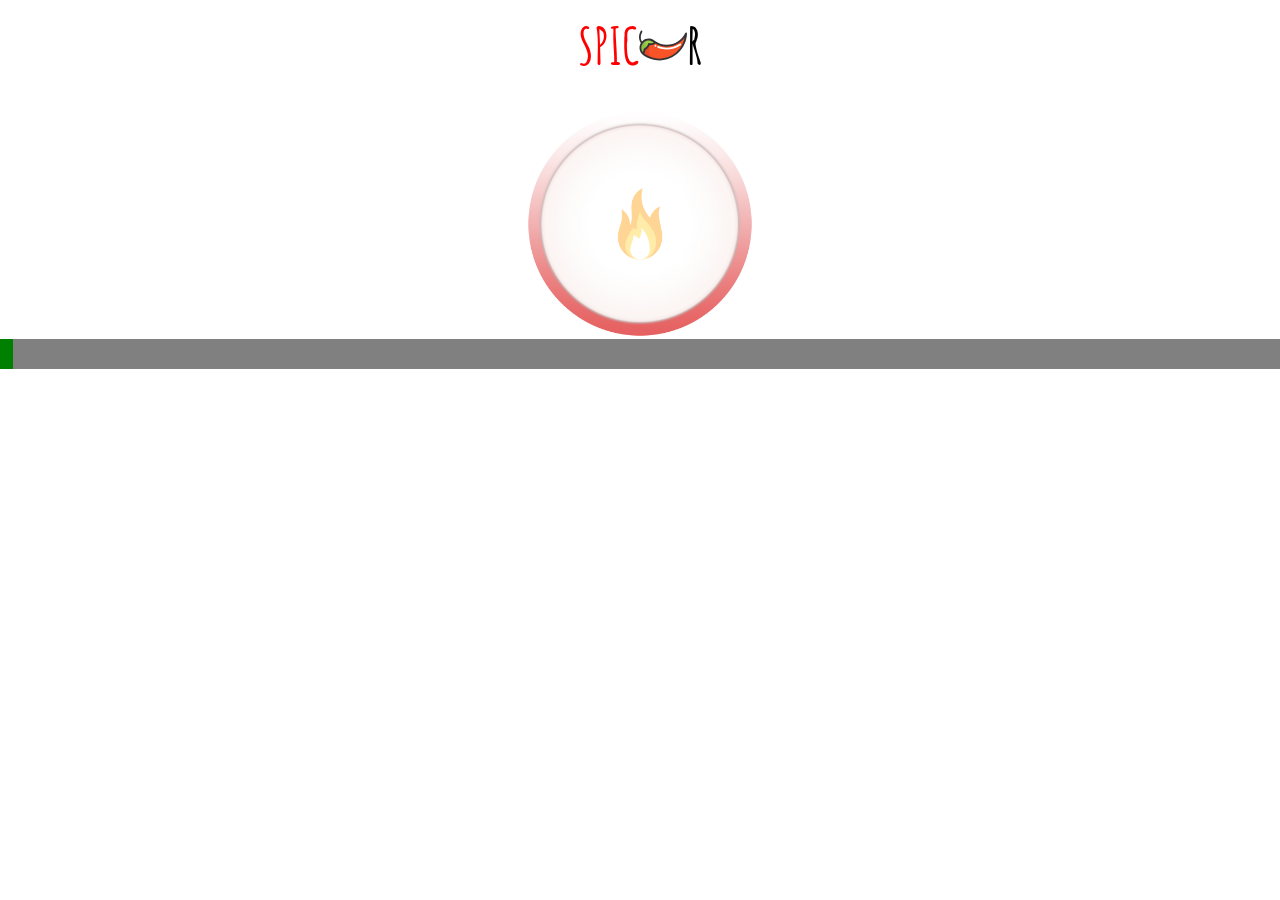
<file: newIndex.html>
<!DOCTYPE html>
<html lang="en" dir="ltr">
  <head>
    <meta charset="utf-8">
    <meta name="viewport" content="width=device-width, initial-scale=1">
    <link rel="stylesheet" href="css/clearAll.css">
    <link rel="stylesheet" href="css/newstyle.css">
    <link href="https://fonts.googleapis.com/css?family=Nothing+You+Could+Do&display=swap" rel="stylesheet">
    <link rel="icon" href="css/images/favicon.ico">
    <link href="https://fonts.googleapis.com/css?family=Amatic+SC&display=swap" rel="stylesheet">


    <script src="js\animations\knobAnimation.js" defer></script>


    <title>SPICER</title>

  </head>



    <body id="page">
      <h1><div class="red-txt">SPIC</div><img class="chili-logo" src="css/images/chili.svg" alt="">R</h1>
      <div class="main-content">
        <div class="knob-container">
          <img id="main-knob" src="css/images/spicyknob.svg" alt="">
        </div>

        <div id="myProgress">
          <div id="myBar"></div>
        </div>
      </div>

      <p id="txt1"></p>
      <br>
      <p id="txt2"></p>
      <br>
      <p id="txt3"></p>


    </body>




</html>
</file>
<file: css/keyboard.css>
.key{
  display: inline-block;
  top: 0px;
}

.white{
  background-color: #F2F2DE;
  border-bottom-left-radius: 10px;
  border-bottom-right-radius: 10px;
  border: 1px solid rgba(200,200,190,0.7);
  box-shadow: 0 4px 1px 0 rgba(0, 0, 0, 0.7);
  position: absolute;
}

.white:first-child{
  box-shadow: -4px 0px 2px 0 rgba(0, 0, 0, 0.7);
  border-top-left-radius: 5px;
}

.white:last-child{
  box-shadow: 4px 0px 2px 0 rgba(0, 0, 0, 0.7);
}
.black{
  background-color: #1a1a00;
  border-bottom-left-radius: 10px;
  border-bottom-right-radius: 10px;
  box-shadow: 2px 0px 2px 0 rgba(0, 0, 0, 0.4);
  position: absolute;
}
</file>
<file: css/style.css>
body{
  display: block;
  justify-content: center;
  -webkit-touch-callout: none; /* iOS Safari */
    -webkit-user-select: none; /* Safari */
     -khtml-user-select: none; /* Konqueror HTML */
       -moz-user-select: none; /* Old versions of Firefox */
        -ms-user-select: none; /* Internet Explorer/Edge */
            user-select: none; /* Non-prefixed version, currently
                                  supported by Chrome, Edge, Opera and Firefox */

  background: linear-gradient( rgba(0, 0, 0, 0.5), rgba(0, 0, 0, 0.5) ), url('images/darkWall.jpg');
  height: auto;
  zoom: 80%;
}

#logo{
  width: 400px;
  height: auto;
  margin-left: auto;
  margin-right: auto;
  margin-top: 20px;
}

.title{
  width: 100%;
}

.leather-box{
  width: 1200px;
  height: 650px;
  margin: 30px auto;
  position: relative;
  border: 4px solid rgb(175, 0, 0);

  background: linear-gradient(rgba(0,0,0,0.5) 0%, rgba(0,0,0,0.5) 45%, rgba(0,0,0,0.7) 61%, rgba(0,0,0,0.8) 100%), url("images/leather.jpg");
  background-position:center top;
  background-size: contain;
  border-radius: 15px;
  box-shadow: 0px 0px 300px 5px rgba(175, 0, 0, 0.842) , 0px 0px 85px 5px rgba(175, 0, 0, 0.5), 0px 0px 10px 2px rgba(175, 0, 0, 0.9), 0px 0px 50px 2px rgba(255, 163, 163, 0.479);
}

.synth-container{
  width: 1126px;
  height: 600px;
  margin: 30px auto;
  position: relative;
}

#synth{
  margin-left: 30px auto;
  margin-right: 30px auto;
  position: relative;
  max-width: 1200px;
  border: 3px solid rgba(0,0,0,0.9);
  height: 391px;
  border-radius: 2px;
}

#keyboard{
  margin-left: 30px auto;
  margin-right: 30px auto;
  position: relative;
  max-width: 1200px;
  display: block;
}


#spicerSection{
  bottom : 0%;
  width : 100%;
  height: 5%;
  z-index: 1;
  display: block;
  position: fixed;
  background-color: rgba(208, 200, 200,0.037);
  color: rgb(192,0,0);
  font-family: "neon";
  letter-spacing: 4px;
}
.withShadow{
  border-top: 2px solid rgba(20, 20, 20, 0.8);
  box-shadow: -3px 0px 20px 0px rgba(20, 20, 20, 0.8);
}

#spicerContent-large{
  display: none;
  height: 100%;
}

#spicerContent-small{
  display: block;
}

#spiceRange{
  position: relative;
  margin: 0px 25%;
  width: 50%;
}


h1{
    padding-top: 20px;
    white-space: nowrap;
    display: flex;
    justify-content: center;
    font-size: 8vw;
}



.onAirBtn{
  transition: 0.3s;
  top: 24px;
  right: 24px;
  padding: 15px 32px;
  width: 75px;
  display: inline-block;
  position: absolute;
  text-align: center;
  text-decoration: none;
  font-size: 16px;
  color: rgba(255, 72, 72,0.4);
  border-radius: 4px;
  border: 2px solid rgba(150, 30, 30,1);
  /*background-color: rgba(68, 5, 8, 0.849);*/
  box-shadow: 0px 0px 10px 2px rgba(255, 72, 72,0.4);
  font-family: "neon";

}

.glass2 {
      background: linear-gradient(
      30deg,
      rgba(255,112,77,0.5) 0%,
      rgba(255,112,77,0.3) 20%,
      rgba(255,112,77,0.01) 50%,
      rgba(198,0,0,0.0) 50%,
      rgba(198,0,0,0.0) 100%
    ); /* W3C */
    background-color: rgba(68, 5, 8, 0.849);
    border-color: rgba(198, 83, 83, 0.4);
    border-image: none;
    border-style: inset;
    box-shadow:
      0 1px 0 0 rgba(255, 255, 255, 0.4) inset,
      0 2px 6px rgba(0, 0, 0, 0.5),
      0 -4px 8px -1px rgba(255, 255, 255, 0.4) inset;

}

.glass2:before {
  position: absolute;
  content: "";
  top: -2px;
  left: 2%;
  width: 96%;
  height: 2px;
  background: linear-gradient(
    to right,
    rgba(0,0,0,0) 0%,
    rgba(0,0,0,0.75) 15%,
    rgba(0,0,0,0.9) 50%,
    rgba(0,0,0,0.75) 85%,
    rgba(0,0,0,0) 100%
  );
  z-index: 1;
}

.glass2:after {
  position: absolute;
  content: "";
  top: 100%;
  left: 2%;
  width: 96%;
  height: 2px;
  background: linear-gradient(
    to right,
    rgba(0,0,0,0) 0%,
    rgba(0,0,0,0.5) 5%,
    rgba(0,0,0,0.9) 50%,
    rgba(0,0,0,0.5) 95%,
    rgba(0,0,0,0) 100%
  );
  z-index: 1;
}


.onAir {
  /*background-color: rgba(68, 5, 8, 0.849);
  color: rgba(255, 154, 154, 0.945);
  border: 2px solid rgb(192, 0, 0);
  box-shadow: 0px 0px 100px 5px rgba(175, 0, 0, 0.842) , 0px 0px 20px 2px rgba(255, 163, 163, 0.479);
  -webkit-animation: glow 1s ease-in-out infinite alternate;
  -moz-animation: glow 1s ease-in-out infinite alternate;
  animation: glow 1s ease-in-out infinite alternate;
  font-family: "neon";*/
  font-weight: bold;
  transition: 0.3s;
  background: #C00000;
  color: #ffffff;
  box-shadow: 0 0 5px #C00000,
              0 0 25px #C00000,
              0 0 50px #C00000,
              0 0 200px #C00000;
}


@font-face {
  font-family: "neon";
  src: url("fonts/Beon.otf")
}

@-webkit-keyframes glow {

  from {
    text-shadow: 0 0 10px rgb(243, 95, 95), 0 0 15px #e6495e, 0 0 20px #e6495e, 0 0 25px #e6495e, 0 0 30px #e6495e, 0 0 35px #e6495e, 0 0 40px #e6495e;
  }

  to {
    text-shadow: 0 0 5px rgb(238, 137, 137), 0 0 10px rgb(236, 100, 100), 0 0 15px #e6001f, 0 0 20px #e6001f, 0 0 25px #e6001f, 0 0 30px #e6001f, 0 0 35px #e6001f;
  }
}

button:focus {
  outline: none;
}

input:focus {
  outline: none;
}
</file>
<file: css/synthStyle.css>
.black{
    background-image: url("images/synth_colors/black.png");
    color: white;
    font-family: "neon";
}


.double-section {
    margin: 0;
    height: 100%;
    width: 49.5%;
    text-align: center;
    display: inline-block;
    float: left;
}

.envelopeKnob-container{
  margin-top: 7px;
  display: inline-block;
}

.knob-label.filterlbl{
  margin-top: 30px;
}

.section-name.fxlbl{
  margin-bottom: 5px;
}

.green {
    background-image: url("images/synth_colors/green.png");
    font-family: "neon";
}

.invert-color{
-webkit-filter: invert(1);
filter: invert(1);
}

.knob-label{
  font-weight:normal;
  font-size: 12px;
  margin-top: 4px;
  margin-bottom: 10px;
  font-weight: bold;
}

.label {
    font-weight: bold;
    margin-bottom: 10px;
    margin-top: 5px;

}

.large,.medium{
      height: 390px;
}

.large {
    width: 248px;
}

.lightblue {
    border: 2px solid rgba(207, 31, 31, 0.7);
    background-image: url("images/synth_colors/blue.png");
    font-family: "neon";
}

.main-container {
    position: absolute;
    margin: 0 0px;
    border-radius: 2px;
    text-align: center;
    display: inline-block;
    border: 2px solid rgba(25,25,25,1);
    box-shadow: 1px 4px 4px 0px rgba(0,0,0,0.7), -1px -1px 2px 0px rgba(0,0,0,0.7);
    z-index: 1;
}

.medium {
    width: 124px;
}

.oscillators {
    margin: 20px auto auto;
}

.radio-container {
    display: block;
}

.radioWaveOsc{
  margin-top: 30px;
}

.radioOctOsc{
  margin-top: 30px;
  margin-bottom: 20px;
}

.red {
  border: 2px solid rgba(207, 31, 31, 0.7);
  background-image: url("images/synth_colors/red.png");
  box-shadow: 1px 4px 4px 0px rgba(0, 0, 0, 0.7), -1px -1px 1px 0px rgba(207, 31, 31, 0.7);
  font-family: "neon";
}

.section-name {
    font-weight: bold;
    font-size: 1.2em;
    margin: 1em auto;
}

.separator {
    margin: 0;
    float: left;
    width: 1%;
    height: 310px;
    background-color: black;
}

.envelopeKnob-container > .singleKnob{
  margin : 15px;
  margin-top: 10px;
}

.envelopeKnob-container > .singleKnob:first-child{
    margin-top: 0px;
}

.singleKnob{
  margin-top: 10px;
}

.singleKnob.resonance{
  margin-top: 42px;
}
.small {
  margin: auto;
    width: 124px;
    height: 130px;
}

.toggle{
  margin-top: 0px;
}

.typelbl{
  margin-top: 42px;
  margin-bottom: 10px;
}

.vertical-radio {
    display: inline-block;
    text-align: center;
}

.yellow {
    height: 125px;
    border: 2px solid rgba(237, 217, 87, 0.7);
    background-image: url("images/synth_colors/yellow.png");
    box-shadow: 1px 1px 1px 0px rgba(0, 0, 0, 0.7), -1px -1px 1px 0px rgba(0, 0, 0, 0.7);
    font-family: "neon";
}


img {
    width: 25px;
    height: 25px;
    display: block;
}


#modulation{
  /*left: 372px; */
  left: 0px;
}

#oscillators{
/*left: 124px;*/
left: 248px;
}

#mixer{
  left: 496px;
  border-left: 0px;
  border-right: 0px;
}

#filter{
  left:620px;
}

#envelope{
  left: 744px;
  border-left: 0px;
}

#output{
  left: 992px;
}

#delay{
left: 992px;
top:130px;
}

#reverb{
left: 992px;
top:260px;
}
</file>
<file: css/images.css>
#bringUp{
    transform: rotate(-90deg);
}

#dropDown{
    transform: rotate(90deg);
}

.arrow{
    margin-right: auto;
    margin-left: auto;
    margin-top: 10px;
}
</file>
<file: css/spicerSection.css>
.loopInfoContainer {
  display: flex;
  flex-direction: column;
  justify-content: space-around;
}

.levels_container {
  width: 50%;
  display: flex;
  flex-direction: row;
  justify-content: center;
}

.levelContainer {
  margin: auto 70px;
  display: flex;
  flex-direction: column;
  align-items: center;
  width: 150px;
  text-align: center;
}

.meter {
  display: flex;
  flex-direction: column;
}

.meterLevel {
  margin-bottom: 20px;
  margin-top: 20px;
  height: 5px;
  width: 100px;

  border-radius: 10px;
}

.tempoBtn {
  text-align: center;
  margin-top: 20px;
  margin-bottom: 20px;
  width: 50px;
  height: 50px;
  border-radius: 50%;
  border: 2px solid rgb(192, 0, 0);
  box-shadow: 0px 0px 15px 0px rgba(192, 0, 0, 0.8),
    0px 0px 30px 0px rgba(238, 160, 160, 0.425);

  background-color: rgba(192, 0, 0, 0);

  font-size: large;
  color: rgb(192, 0, 0);
  transition: 0.3s;

  -webkit-animation: glow 1s ease-in-out infinite alternate;
  -moz-animation: glow 1s ease-in-out infinite alternate;
}

.tempoBtn:hover{
  background: #C00000;
  color: #ffffff;
  box-shadow: 0 0 5px #C00000,
              0 0 25px #C00000,
              0 0 50px #C00000,
              0 0 200px #C00000;
  cursor: pointer;
}

#showTempo {
  font-size: 4em; 
  display: block; 
  margin: 15px 0;
  width: 120px;
}

.spicerBtn {
  text-align: center;
  margin-top: 20px;
  margin-bottom: 20px;
  width: 50px;
  height: 50px;
  border-radius: 50%;
  border: 2px solid rgb(192, 0, 0);
  box-shadow: 0px 0px 15px 0px rgba(192, 0, 0, 0.8),
    0px 0px 30px 0px rgba(238, 160, 160, 0.425);

  background-color: rgba(192, 0, 0, 0);

  font-size: large;
  color: rgb(192, 0, 0);
  transition: 0.3s;

  -webkit-animation: glow 1s ease-in-out infinite alternate;
  -moz-animation: glow 1s ease-in-out infinite alternate;
}

.spicerBtn:hover{
  background: #C00000;
  color: #ffffff;
  box-shadow: 0 0 5px #C00000,
              0 0 25px #C00000,
              0 0 50px #C00000,
              0 0 200px #C00000;
  cursor: pointer;
}

.level_0 {
  background-color: rgb(39, 243, 127);
  box-shadow: 0px 0px 10px 2px rgba(39, 243, 127, 0.3),
    0px 0px 20px 0px rgba(108, 255, 172, 0.253);
}

.level_1 {
  background-color: rgba(170, 170, 91, 0.7);
}

.level_1.off {
  background-color: rgba(170, 170, 91, 0.7);
}

.level_1.on {
  background-color: rgb(255, 255, 91);
  box-shadow: 0px 0px 10px 2px rgba(255, 255, 0, 0.3),
    0px 0px 20px 0px rgba(255, 255, 92, 0.253);
}

.level_2 {
  background-color: rgba(136, 41, 41, 0.7);
}

.level_2.off {
  background-color: rgba(136, 41, 41, 0.7);
}

.level_2.on {
  background-color: rgb(255, 0, 0);
  box-shadow: 0px 0px 10px 2px rgba(255, 0, 0, 0.3),
    0px 0px 20px 0px rgba(255, 57, 57, 0.253);
}

/* The container must be positioned relative: */
.custom-select {
  position: relative;
  display: block;
  text-align: center;
  margin: 20px auto;
  line-height: 61px;
  width: 150px;
}
 
.custom-select select {
  display: none; /*hide original SELECT element: */
}

.select-selected {
  background-color: rgba(255, 0, 0, 0);
}

.select-selected:hover{
  background: #C00000;
  color: #ffffff;
  box-shadow: 0 0 5px #C00000,
              0 0 25px #C00000,
              0 0 50px #C00000,
              0 0 200px #C00000;
}
  
/* style the items (options), including the selected item: */
.select-items div,.select-selected {
  cursor: pointer;
  transition: 0.3s;
}
  
/* Style items (options): */
.select-items {
  position: absolute;
  background-color: rgba(20, 20, 20, 0.7);
  top: 100%;
  left: 0;
  right: 0;
  z-index: 99;
}
  
/* Hide the items when the select box is closed: */
.select-hide {
  display: none;
}

.select-items div:hover, .same-as-selected {
  background: #C00000;
  color: #ffffff;
  box-shadow: 0 0 5px #C00000,
              0 0 25px #C00000,
              0 0 50px #C00000,
              0 0 200px #C00000;
}

#selectKey .select-items {
  line-height: 43px;
}

#instrumentSelection .select-items {
  line-height: 50px;
}

#instrumentSelection {
  width: 300px;
  margin-bottom: 0;
}

.neon-button{
  position: relative;
  display: block;
  padding: 25px 0;
  margin: 40px auto;
  color: #C00000;
  text-decoration: none;
  text-transform: uppercase;
  transition: 0.3s;
  overflow: hidden;
  width: 150px;
  text-align: center;
}

.neon-button:hover{
  background: #C00000;
  color: #ffffff;
  box-shadow: 0 0 5px #C00000,
              0 0 25px #C00000,
              0 0 50px #C00000,
              0 0 200px #C00000;
  cursor: pointer;
}

.neon-button span{
  position: absolute;
  display: block;
}

#lc_wrapper{
  display: flex;
  justify-content: center;
  align-items: center;
  height: 80%;
  margin-top: 5px;
}

.play-keys-btns {
  display: inline-block;
}

.tonalitySelection {
  display: inline-block;
  width: 145px;
}

.arrow {
  cursor: pointer;
  height:30px;
}
</file>
<file: Chord recognition new/style.css>
body{
  background-color:#928292;
  padding: 100px 0px
}

.container{
  background-color:#454244;
  padding: 30px 5px 80px;
  position: relative;
  height: 150px;
}

.button{
  width:15px;
  height: 180px;
  padding: 1px 7px 2px;
  margin: 0px;
  border-radius: 7px;
  float:left;
  border: 1px solid black;
  background-color: white;
 }

.sharp {
  background-color: black;
  height: 100px;
}
.selected {
  background-color: red;
}
</file>
<file: Chord recognition/style.css>
body{
  background-color:#929292;
  padding: 50px 10px
}

.container{
  background-color:#464344;
  padding: 70px 60px 160px;
  position: relative;
  height: 150px;
}

.button{
  width:50px;
  height: 250px;
  padding: 1px 7px 2px;
  margin: 0px;
  border-radius: 7px;
  float:left;
  border: 1px solid black;
  background-color: white;
 }

.sharp {
  background-color: black;
  height: 150px;
}
.selected {
  background-color: red;
}
</file>
<file: Luigi/style.css>
body{
  background-color:#928292;
  padding: 100px 0px
}

.container{
  background-color:#454244;
  padding: 30px 5px 80px;
  position: relative;
  height: 150px;
}

.button{
  width:15px;
  height: 180px;
  padding: 1px 7px 2px;
  margin: 0px;
  border-radius: 7px;
  float:left;
  border: 1px solid black;
  background-color: white;
 }

.sharp {
  background-color: black;
  height: 100px;
}
.selected {
  background-color: red;
}
</file>
<file: Synth/css/style.css>
body {
    background-color: rgb(45, 45, 45);
}

.main-container {
    float: left;
    margin: 0 3px;
    border-radius: 5px;
    text-align: center;
}

.large {
    width: 300px;
    height: 400px;
}

.medium {
    width: 150px;
    height: 400px;
}

.small {
    border-radius: 5px;
    text-align: center;
    width: 150px;
    height: 130px;
}

.lightblue {
    background-color: rgb(43, 225, 255);
}

.black {
    box-sizing: border-box;
    background-color: black;
    color: white;
    border: 2px solid white;
}

.small.black {
    margin-bottom: 2.5px;
    display: block;
    float: left;
}

.green {
    background-color: rgb(110, 255, 111);
}

.red {
    background-color: rgb(189, 45, 45);
    margin: 2.5px auto;
    display: block;
    float: left;
}

.yellow {
    background-color: rgb(248, 255, 119);
    margin-top: 2.5px;
    display: block;
    float: left;
}

.oscillators {
    margin: 20px auto auto;
}

.double-section {
    margin: 0;
    height: 100%;
    width: 49.5%;
    text-align: center;
    display: inline-block;
    float: left;
}

.separator {
    margin: 0;
    float: left;
    width: 1%;
    height: 300px;
    background-color: black;
}

.radio-container {
    display: block;
}

.label {
    font-weight: bold;
    margin: 5px auto 20px;
}

.section-name {
    font-weight: bold;
    font-size: 1.2em;
    margin: 1em auto;
}

.vertical-radio {
    display: inline-block;
    text-align: center;
}

img {
    width: 33px;
    height: 33px;
    display: block;
}
</file>
<file: css/newstyle.css>
body{
  user-select: none; /* supported by Chrome and Opera */
  -webkit-user-select: none; /* Safari */
  -khtml-user-select: none; /* Konqueror HTML */
  -moz-user-select: none; /* Firefox */
  -ms-user-select: none; /* Internet Explorer/Edge */
  height: 100%
}

header{
  padding-top: 20px;
}

h1{
    //font-family: 'Nothing You Could Do', cursive;
    padding-top: 20px;
    font-family: 'Amatic SC', cursive;
    white-space: nowrap;
    display: flex;
    justify-content: center;
    font-size: 4vw;
}

.red-txt{
  color: red;
}

.chili-logo{
  width: 3.8%;
}

.main-content{
  margin-top: 40px;
  display: block;
}

.knob-container{
  display: flex;
  justify-content: center;
  width : 100%;
}

#main-knob{
  width: 18%;
  height: 18%;
}



#myProgress {
  width: 100%;
  background-color: grey;
}

#myBar {
  width: 1%;
  height: 30px;
  background-color: green;
}
</file>
<file: css/clearAll.css>
/* reset */
html, body, div, span, object, iframe,
h1, h2, h3, h4, h5, h6, p, blockquote, pre,
abbr, address, cite, code,
del, dfn, em, img, ins, kbd, q, samp,
small, strong, sub, sup, var,
b, i,
dl, dt, dd, ol, ul, li, fieldset, form, label, legend, caption, tbody, tfoot, thead,
article, aside, canvas, details, figcaption, figure,
footer, header, hgroup, menu, nav, section, summary,
time, mark, audio, video {
margin:0;
padding:0;
border:0;
outline:0;
font-size:100%;
vertical-align:baseline;
background:transparent;
}

table, tr, th, td{
margin:0;
padding:0;
border:0;
outline:0;

}

body {
line-height:1;
}

article,aside,details,figcaption,figure,
footer,header,hgroup,menu,nav,section {
display:block;
}

nav ul {
list-style:none;
}

blockquote, q {
quotes:none;
}

blockquote:before, blockquote:after,
q:before, q:after {
content:”;
content:none;
}

a {
margin:0;
padding:0;
font-size:100%;
vertical-align:baseline;
background:transparent;
}

/* change colours to suit your needs */
ins {
background-color:#ff9;
color:#000;
text-decoration:none;
}

/* change colours to suit your needs */
mark {
background-color:#ff9;
color:#000;
font-style:italic;
font-weight:bold;
}

del {
text-decoration: line-through;
}

abbr[title], dfn[title] {
border-bottom:1px dotted;
cursor:help;
}

table {
border-collapse:collapse;
border-spacing:0;
}

/* change border colour to suit your needs */
hr {
display:block;
height:1px;
border:0;
border-top:1px solid #cccccc;
margin:1em 0;
padding:0;
}

input, select {
vertical-align:middle;
}
</file>
